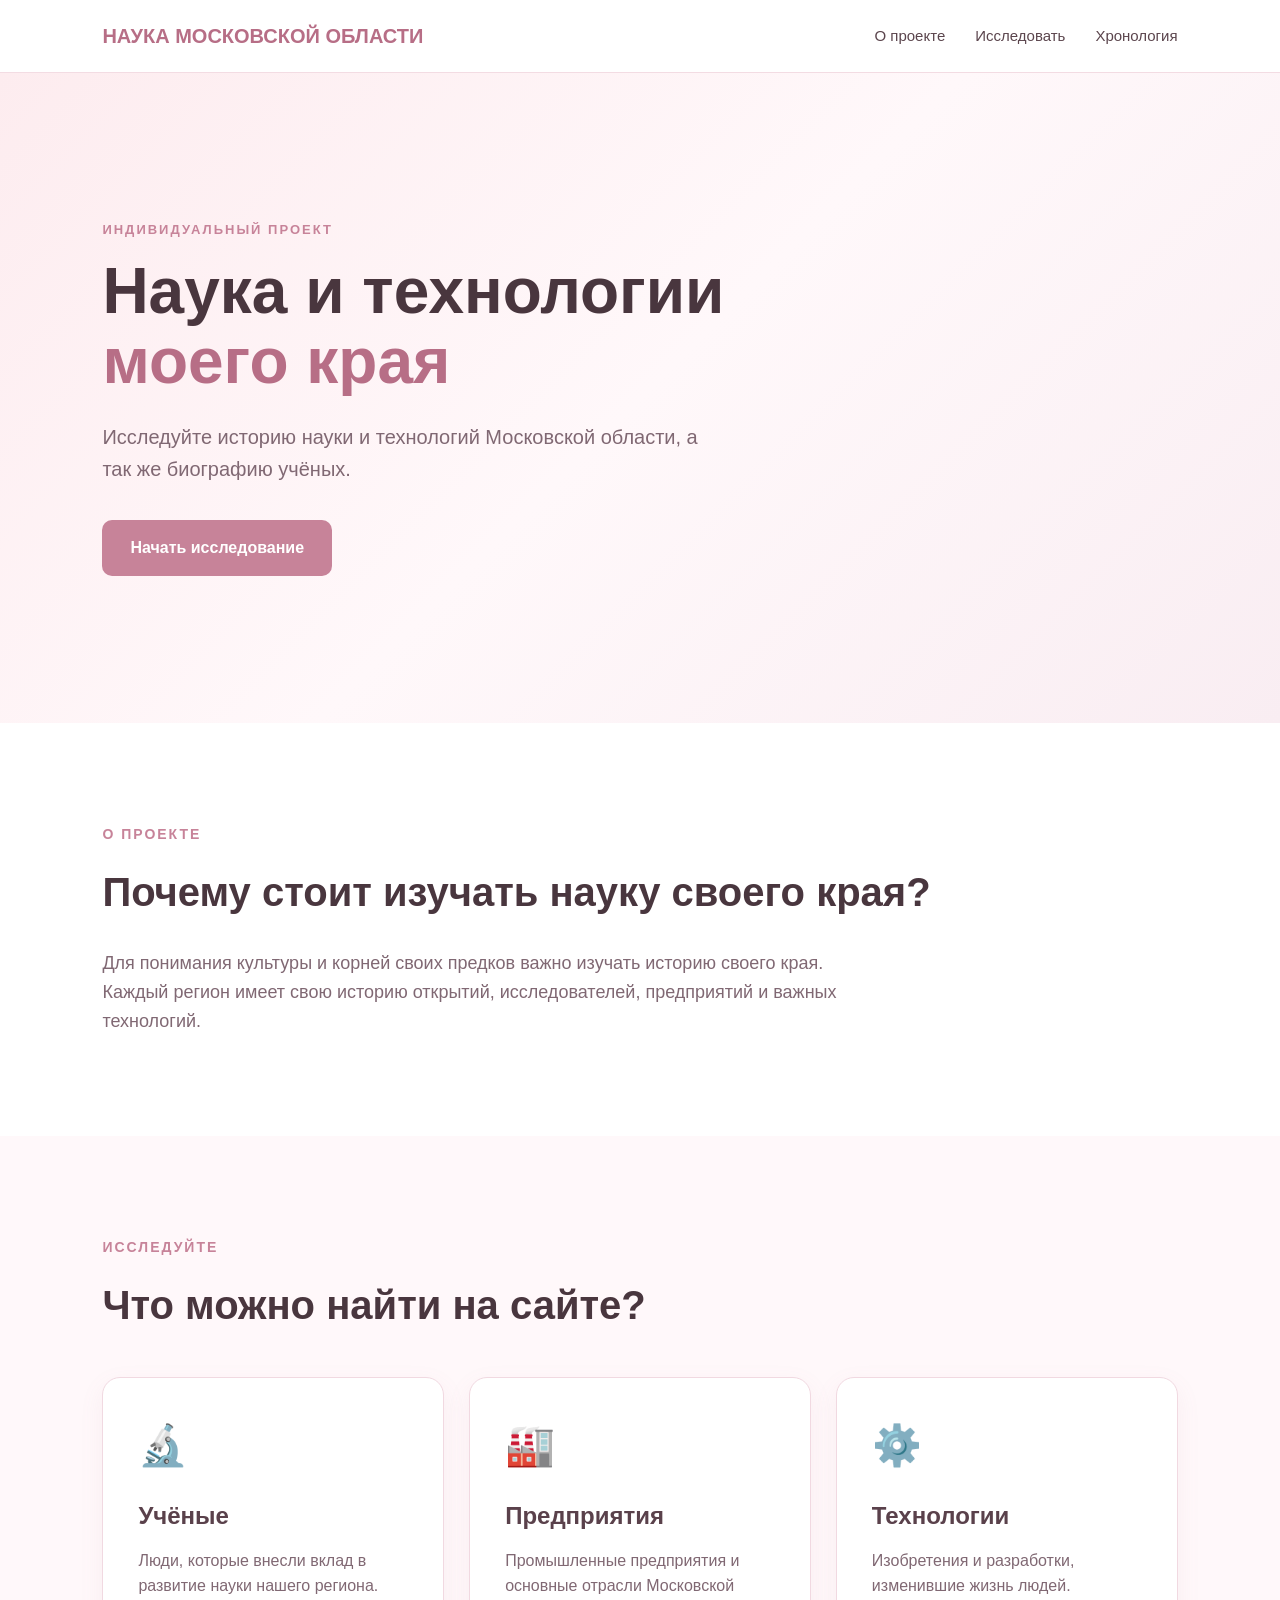
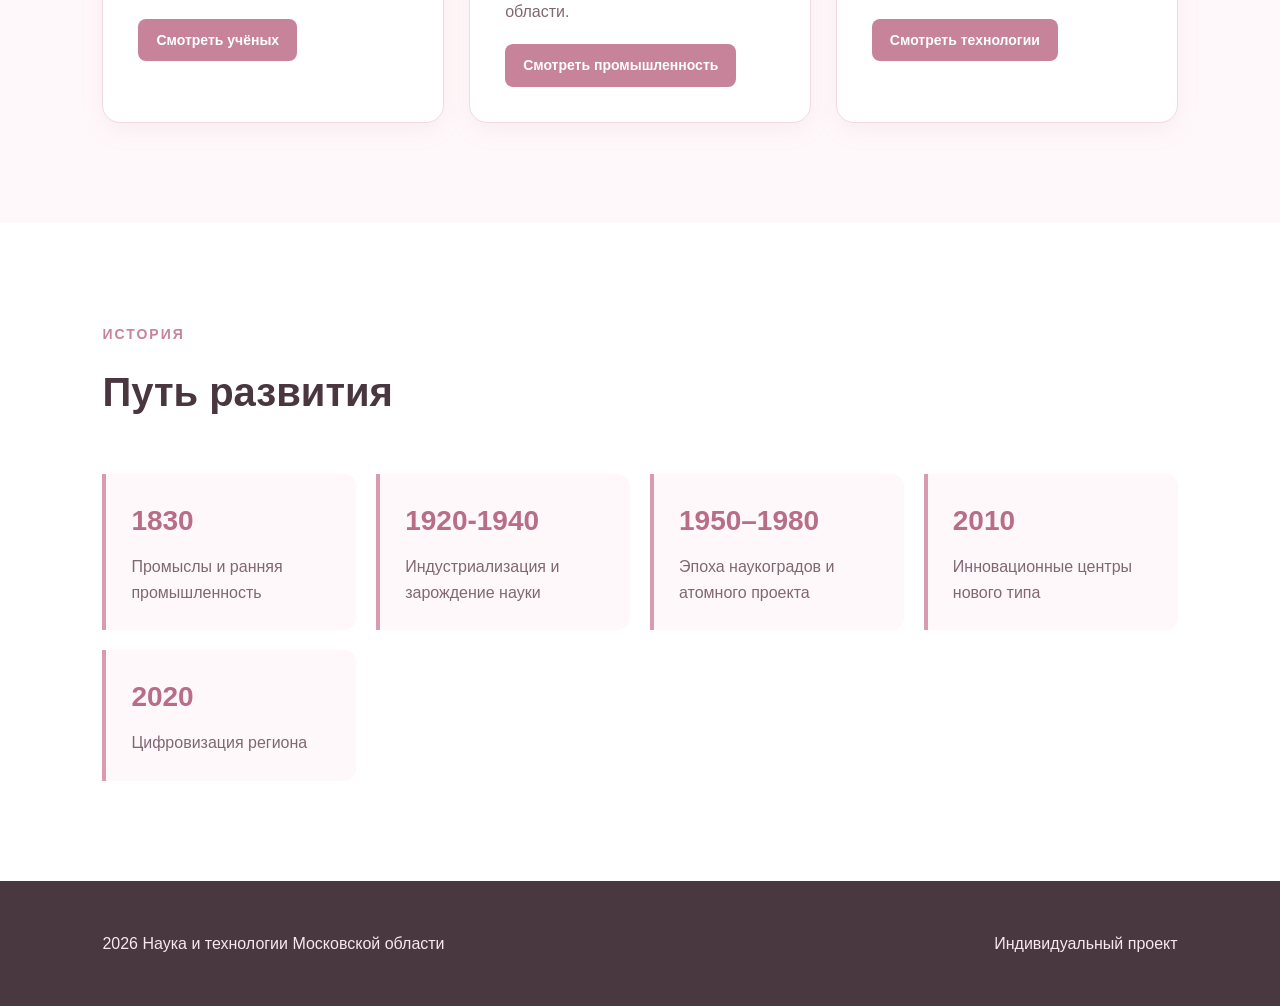
<file: index.html>
<!DOCTYPE html>
<html lang="ru">

<head>
    <meta charset="UTF-8">
    <meta name="viewport" content="width=device-width, initial-scale=1.0">

    <title>Наука и технологии Московской области</title>

    <link rel="stylesheet" href="css/style.css">
</head>

<body>

    <header>
        <div class="logo">НАУКА МОСКОВСКОЙ ОБЛАСТИ</div>

        <nav>
            <a href="#about">О проекте</a>
            <a href="#discover">Исследовать</a>
            <a href="#timeline">Хронология</a>
        </nav>
    </header>
    <main>

        <section class="hero">
            <div class="hero-text">
                <p class="small-title">ИНДИВИДУАЛЬНЫЙ ПРОЕКТ</p>

                <h1>
                    Наука и технологии
                    <span>моего края</span>
                </h1>
                <p class="description">
                    Исследуйте историю науки и технологий Московской области,
                    а так же биографию учёных.
                </p>
                <a class="button" href="#discover">
                    Начать исследование
                </a>
            </div>
        </section>


        <section id="about" class="about">
            <p class="section-label">О ПРОЕКТЕ</p>
            <h2>Почему стоит изучать науку своего края?</h2>
            <p>
                Для понимания культуры и корней своих предков
                важно изучать историю своего края. Каждый регион
                имеет свою историю открытий, исследователей,
                предприятий и важных технологий.
            </p>

        </section>


        <section id="discover" class="discover">

            <p class="section-label">ИССЛЕДУЙТЕ</p>

            <h2>Что можно найти на сайте?</h2>

            <div class="cards">

                <div class="card">
                    <div class="card-icon">🔬</div>
                    <h3>Учёные</h3>
                    <p>
                          Люди, которые внесли вклад
                         в развитие науки нашего региона.
                    </p>

                    <a class="card-button" href="scientists.html">
                        Смотреть учёных
                    </a>
                </div>
                <div class="card">
                     <div class="card-icon">🏭</div>

                    <h3>Предприятия</h3>

                     <p>
                          Промышленные предприятия
                          и основные отрасли Московской области.
                      </p>
                     <a class="card-button" href="industry.html">
                          Смотреть промышленность
                    </a>
                </div>

                <div class="card">
                    <div class="card-icon">⚙️</div>
                    <h3>Технологии</h3>
                    <p>
                        Изобретения и разработки,
                        изменившие жизнь людей.
                    </p>
                    <a class="card-button" href="technology.html">
                        Смотреть технологии
                    </a>
                </div>
            </div>
        </section>

        <section id="timeline" class="timeline">

            <p class="section-label">ИСТОРИЯ</p>

            <h2>Путь развития</h2>

            <div class="timeline-line">

                <div class="year">
                    <strong>1830</strong>
                    <p>Промыслы и ранняя промышленность</p>
                </div>

                <div class="year">
                    <strong>1920-1940</strong>
                    <p>Индустриализация и зарождение науки</p>
                </div>

                <div class="year">
                    <strong>1950–1980</strong>
                    <p>Эпоха наукоградов и атомного проекта</p>
                </div>

                <div class="year">
                    <strong>2010</strong>
                    <p>Инновационные центры нового типа</p>
                </div>  

                <div class="year">
                    <strong>2020</strong>
                    <p>Цифровизация региона</p>
                </div>

            </div>

        </section>

    </main>


    <footer>
        <p>2026 Наука и технологии Московской области</p>
        <p>Индивидуальный проект</p>
    </footer>

</body>

</html>
</file>
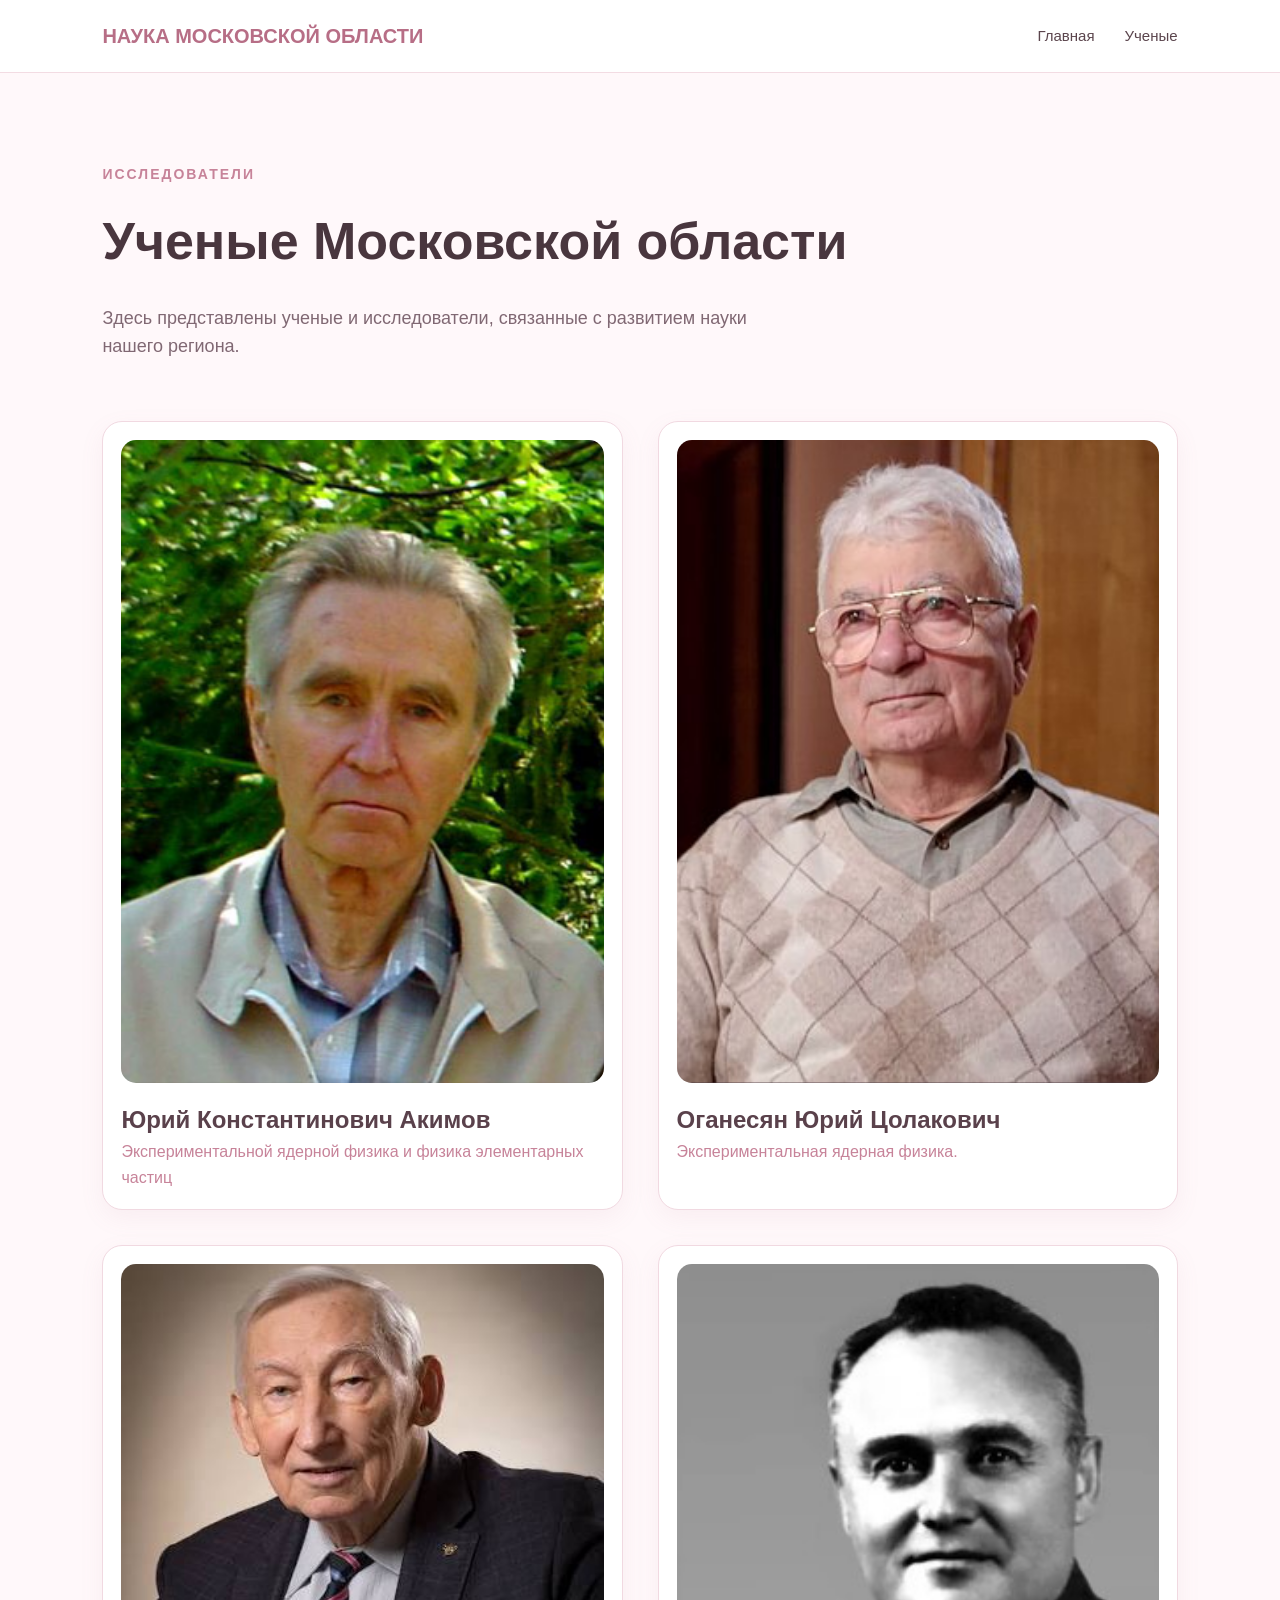
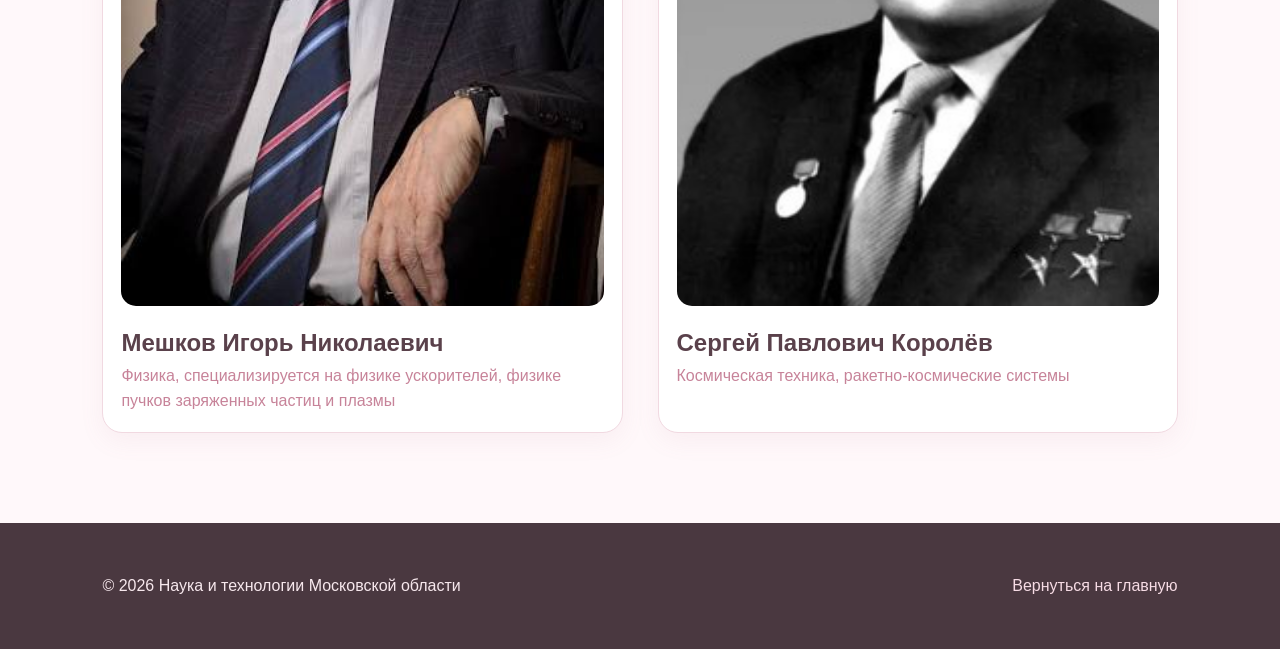
<file: scientists.html>
<!DOCTYPE html>
<html lang="ru">

<head>
    <meta charset="UTF-8">
    <meta name="viewport" content="width=device-width, initial-scale=1.0">

    <title>Ученые | Наука и технологии Московской области</title>

    <link rel="stylesheet" href="css/style.css">
</head>

<body>

    <header>

        <div class="logo">НАУКА МОСКОВСКОЙ ОБЛАСТИ</div>

        <nav>
            <a href="index.html">Главная</a>
            <a href="scientists.html">Ученые</a>
        </nav>

    </header>


    <main>

        <section class="scientists-page">

            <p class="section-label">ИССЛЕДОВАТЕЛИ</p>

            <h1>Ученые Московской области</h1>

            <p class="page-description">
                Здесь представлены ученые и исследователи,
                связанные с развитием науки нашего региона.
            </p>


            <div class="scientists-grid">


                <!-- УЧЕНЫЙ 1 -->
                <div class="scientist-card">
                    <div class="scientist-photo">
                        <img src="images/scientist1.jpg" alt="Учёный 1">
                        <div class="scientist-info">
                             <h2> (1930 — 2016) </h2>

                            <p>
                                Сразу после окончания МИФИ в 1953 году он приехал работать в Дубну
                                В Дубне он стал доктором физико-математических наук,
                             получил звание «Почетный сотрудник ОИЯИ».
                                За проведенные исследования процессов ядерной физики 
                                он был удостоен Государственной премии СССР
                            </p>
                        </div>
                    </div>
                    <h3>Юрий Константинович Акимов</h3>
                    <p>Экспериментальной ядерной физика и
                     физика элементарных частиц</p>

                </div>


                <!-- УЧЁНЫЙ 2 -->

                <div class="scientist-card">

                    <div class="scientist-photo">
                        <img src="images/scientist2.jpg" alt="Учёный 2">

                        <div class="scientist-info">
                            <h2></h2>

                            <p>
                                Специалист в области экспериментальной ядерной физики, академик РАН (2003),
                                 научный руководитель Лаборатории ядерных реакций им. Г. Н. Флёрова
                                 в Объединённом институте ядерных исследований в Дубне, 
                                заведующий кафедрой ядерной физики университета «Дубна».
                            </p>
                        </div>
                    </div>

                    <h3>Оганесян Юрий Цолакович</h3>
                    <p>Экспериментальная ядерная физика.</p>

                </div>


                <!-- УЧЁНЫЙ 3 -->

                <div class="scientist-card">

                    <div class="scientist-photo">
                        <img src="images/scientist3.jpg" alt="Учёный 3">

                        <div class="scientist-info">
                            <h2></h2>

                            <p>
                               С 1993 года и по настоящее время он работает в ОИЯИ, где внес фундаментальный вклад в меганауку.
                               За свои научные и организационные заслуги ученый удостоен почетного звания 
                               «Заслуженный деятель науки и техники Московской области».
                            </p>
                        </div>
                    </div>

                    <h3>Мешков Игорь Николаевич</h3>
                    <p>Физика, специализируется на физике ускорителей, физике пучков заряженных частиц и плазмы</p>

                </div>


                <!-- УЧЁНЫЙ 4 -->

                <div class="scientist-card">

                    <div class="scientist-photo">
                        <img src="images/scientist4.jpg" alt="Учёный 4">

                        <div class="scientist-info">
                            <h2>( 1906 — 1966 )</h2>

                            <p>
                                Сергея Павловича Королёва с Московской областью носит фундаментальный характер: здесь располагались главные предприятия его жизни, 
                                формировался фундамент советской космонавтики, 
                                а один из крупнейших городов региона сегодня носит его имя
                            </p>
                        </div>
                    </div>

                    <h3>Сергей Павлович Королёв</h3>
                    <p>Космическая техника, ракетно-космические системы</p>

                </div>


            </div>

        </section>

    </main>


    <footer>

        <p>© 2026 Наука и технологии Московской области</p>

        <p>
            <a href="index.html">Вернуться на главную</a>
        </p>

    </footer>

</body>
</file>
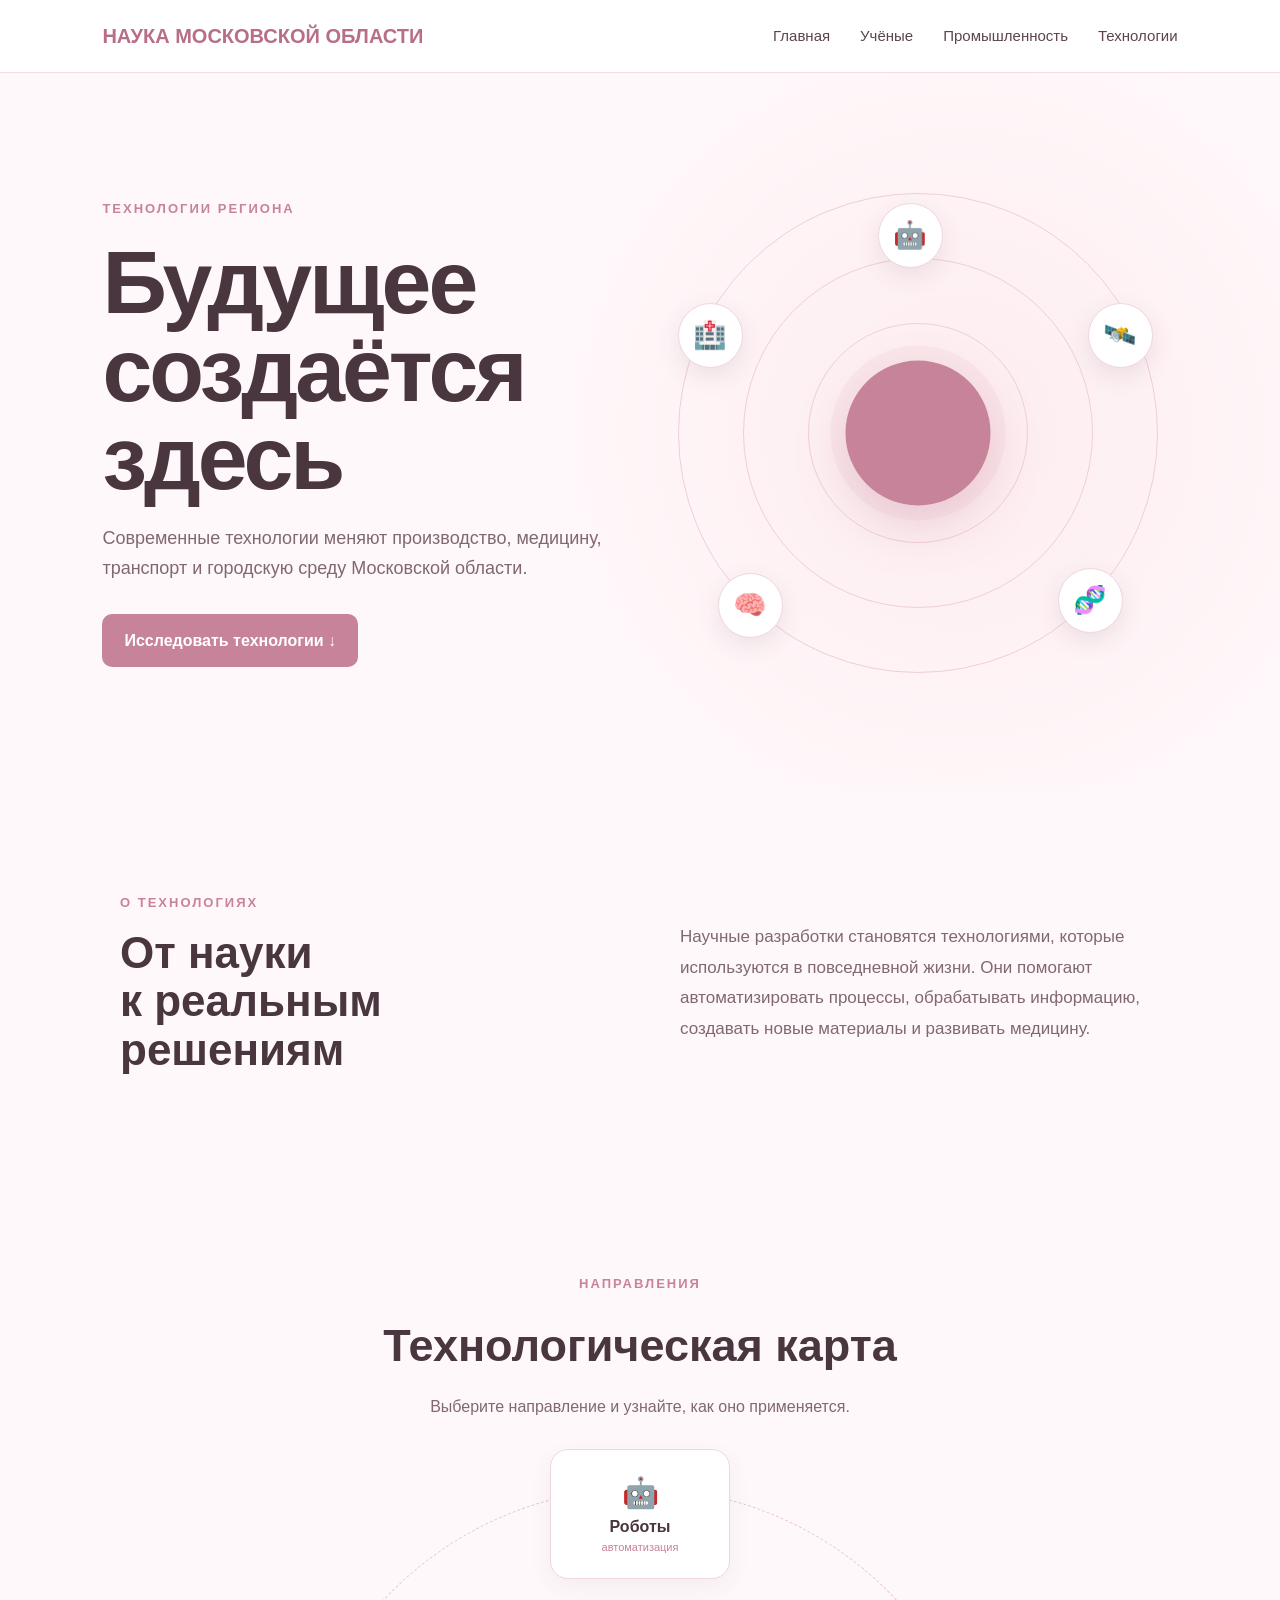
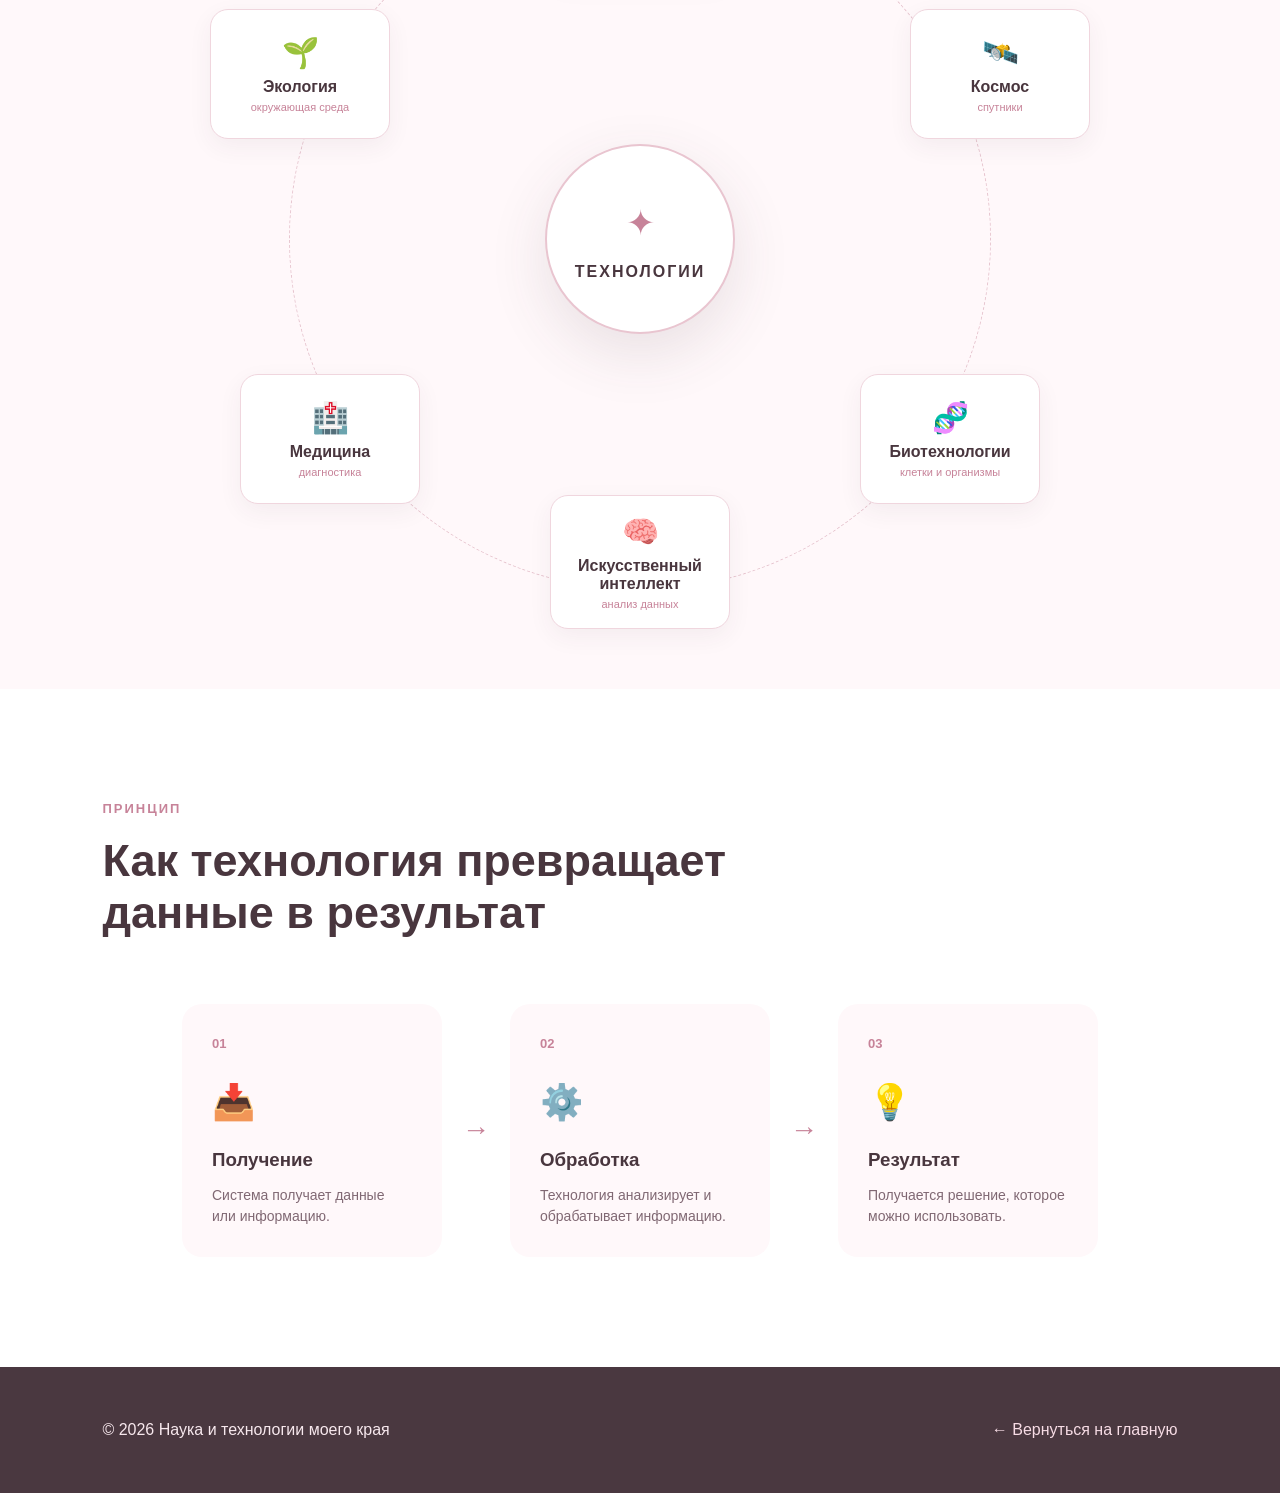
<file: technology.html>
<!DOCTYPE html>

<html lang="ru">

<head>

<meta charset="UTF-8">

<meta name="viewport" content="width=device-width, initial-scale=1.0">

<title>Технологии Московской области</title>

<link rel="stylesheet" href="css/style.css">

</head>

<body>
<!-- ШАПКА -->

<header>

    <div class="logo">
        НАУКА МОСКОВСКОЙ ОБЛАСТИ
    </div>

    <nav>

        <a href="index.html">
            Главная
        </a>

        <a href="scientists.html">
            Учёные
        </a>

        <a href="industry.html">
            Промышленность
        </a>

        <a href="technology.html">
            Технологии
        </a>

    </nav>

</header>


<!-- ГЛАВНЫЙ ЭКРАН -->

<main class="technology-page">

    <section class="technology-hero">

        <div class="technology-hero-text">

            <p class="small-title">
                ТЕХНОЛОГИИ РЕГИОНА
            </p>

            <h1>
                Будущее
                <br>
                создаётся
                <br>
                здесь
            </h1>

            <p>
                Современные технологии меняют производство,
                медицину, транспорт и городскую среду
                Московской области.
            </p>

            <a href="#technology-map" class="technology-scroll-button">
                Исследовать технологии ↓
            </a>

        </div>


        <!-- АБСТРАКТНАЯ СХЕМА -->

        <div class="technology-visual">

            <div class="tech-orbit orbit-one"></div>

            <div class="tech-orbit orbit-two"></div>

            <div class="tech-orbit orbit-three"></div>

            <div class="tech-core">
            </div>

            <div class="tech-point point-one">
                🤖
            </div>

            <div class="tech-point point-two">
                🛰️
            </div>

            <div class="tech-point point-three">
                🧬
            </div>

            <div class="tech-point point-four">
                🧠
            </div>

            <div class="tech-point point-five">
                🏥
            </div>
        </div>
    </section>

    <!-- ВВОДНЫЙ БЛОК -->
    <section class="technology-introduction">

        <div>

            <p class="small-title">
                О ТЕХНОЛОГИЯХ
            </p>

            <h2>
                От науки
                <br>
                к реальным решениям
            </h2>

        </div>

        <p>

            Научные разработки становятся технологиями,
            которые используются в повседневной жизни.
            Они помогают автоматизировать процессы,
            обрабатывать информацию, создавать новые
            материалы и развивать медицину.

        </p>

    </section>


    <!-- КАРТА ТЕХНОЛОГИЙ -->

    <section
        class="technology-map"
        id="technology-map"
    >

        <div class="technology-map-heading">

            <p class="small-title">
                НАПРАВЛЕНИЯ
            </p>

            <h2>
                Технологическая карта
            </h2>

            <p>
                Выберите направление и узнайте,
                как оно применяется.
            </p>

        </div>


        <div class="technology-map-container">


            <!-- ЦЕНТР -->

            <div class="technology-map-center">
                <span>
                    ✦
                </span>
                <strong>
                    ТЕХНОЛОГИИ
                </strong>
            </div>


            <!-- РОБОТЫ -->

            <button
                class="tech-map-item tech-item-one"
                onclick="showTechnology(

                    'Робототехника',

                    '🤖',

                    'Роботы помогают выполнять точные, повторяющиеся и сложные операции. Они используются в промышленности, логистике и других сферах.',

                    'АВТОМАТИЗАЦИЯ',

                    'Процессы выполняются быстрее и с высокой точностью.'

                )"
            >

                <span>🤖</span>

                <strong>
                    Роботы
                </strong>

                <small>
                    автоматизация
                </small>

            </button>


            <!-- КОСМОС -->

            <button
                class="tech-map-item tech-item-two"
                onclick="showTechnology(

                    'Космические технологии',

                    '🛰️',

                    'Космические технологии позволяют наблюдать за Землёй, получать данные о поверхности планеты и развивать связь и навигацию.',

                    'НАБЛЮДЕНИЕ',

                    'Спутники помогают получать информацию о нашей планете.'

                )"
            >

                <span>🛰️</span>

                <strong>
                    Космос
                </strong>

                <small>
                    спутники
                </small>

            </button>


            <!-- БИОТЕХНОЛОГИИ -->

            <button
                class="tech-map-item tech-item-three"
                onclick="showTechnology(

                    'Биотехнологии',

                    '🧬',

                    'Биотехнологии используют свойства живых организмов и клеток для создания полезных продуктов и развития медицины.',

                    'БИОЛОГИЯ',

                    'Биологические процессы используются для решения практических задач.'

                )"
            >

                <span>🧬</span>

                <strong>
                    Биотехнологии
                </strong>

                <small>
                    клетки и организмы
                </small>

            </button>


            <!-- ИИ -->

            <button
                class="tech-map-item tech-item-four"
                onclick="showTechnology(

                    'Искусственный интеллект',

                    '🧠',

                    'Искусственный интеллект позволяет компьютерам анализировать большие объёмы информации, находить закономерности и помогать человеку принимать решения.',

                    'АНАЛИЗ ДАННЫХ',

                    'Компьютер обрабатывает информацию и находит закономерности.'

                )"
            >

                <span>🧠</span>

                <strong>
                    Искусственный интеллект
                </strong>

                <small>
                    анализ данных
                </small>

            </button>


            <!-- МЕДИЦИНА -->

            <button
                class="tech-map-item tech-item-five"
                onclick="showTechnology(

                    'Медицинские технологии',

                    '🏥',

                    'Современные технологии помогают врачам проводить диагностику, исследовать заболевания и создавать новое медицинское оборудование.',

                    'МЕДИЦИНА',

                    'Технологии помогают быстрее получать информацию о состоянии организма.'

                )"
            >

                <span>🏥</span>

                <strong>
                    Медицина
                </strong>

                <small>
                    диагностика
                </small>

            </button>


            <!-- ЭКОЛОГИЯ -->

            <button
                class="tech-map-item tech-item-six"
                onclick="showTechnology(

                    'Экологические технологии',

                    '🌱',

                    'Экологические технологии помогают уменьшать воздействие человека на окружающую среду, перерабатывать отходы и контролировать состояние природы.',

                    'ЭКОЛОГИЯ',

                    'Технологии помогают рационально использовать ресурсы и снижать количество отходов.'

                )"
            >

                <span>🌱</span>

                <strong>
                    Экология
                </strong>

                <small>
                    окружающая среда
                </small>

            </button>


        </div>

    </section>


    <!-- КАК ЭТО РАБОТАЕТ -->

    <section class="how-technology-works">

        <div class="how-title">

            <p class="small-title">
                ПРИНЦИП
            </p>

            <h2>
                Как технология
                превращает данные в результат
            </h2>

        </div>


        <div class="technology-process">

            <div class="process-step">

                <div class="process-number">
                    01
                </div>

                <div class="process-icon">
                    📥
                </div>

                <h3>
                    Получение
                </h3>

                <p>
                    Система получает данные
                    или информацию.
                </p>

            </div>


            <div class="process-line">
                →
            </div>


            <div class="process-step">

                <div class="process-number">
                    02
                </div>

                <div class="process-icon">
                    ⚙️
                </div>

                <h3>
                    Обработка
                </h3>

                <p>
                    Технология анализирует
                    и обрабатывает информацию.
                </p>

            </div>


            <div class="process-line">
                →
            </div>


            <div class="process-step">

                <div class="process-number">
                    03
                </div>

                <div class="process-icon">
                    💡
                </div>

                <h3>
                    Результат
                </h3>

                <p>
                    Получается решение,
                    которое можно использовать.
                </p>

            </div>

        </div>
    </section>
</main>


<!-- ВСПЛЫВАЮЩАЯ ИНФОРМАЦИЯ -->

<div
    class="technology-info-modal"
    id="technologyInfoModal"
>

    <div class="technology-info-content">

        <button
            class="technology-info-close"
            onclick="closeTechnology()"
        >
            ×
        </button>


        <div class="technology-info-icon" id="infoIcon">
            🤖
        </div>


        <p class="small-title">
            ТЕХНОЛОГИЧЕСКОЕ НАПРАВЛЕНИЕ
        </p>


        <h2 id="infoTitle">
            Робототехника
        </h2>


        <p
            class="technology-info-description"
            id="infoDescription"
        >
        </p>


        <div class="technology-result">

            <div class="result-label">
                НАПРАВЛЕНИЕ
            </div>

            <strong id="infoDirection">
            </strong>

        </div>


        <div class="technology-result">

            <div class="result-label">
                РЕЗУЛЬТАТ
            </div>

            <strong id="infoResult">
            </strong>

        </div>


    </div>

</div>
<!-- JAVASCRIPT -->
<script>

    function showTechnology(
        title,
        icon,
        description,
        direction,
        result
    ) {

        document.getElementById(
            "infoTitle"
        ).textContent = title;


        document.getElementById(
            "infoIcon"
        ).textContent = icon;


        document.getElementById(
            "infoDescription"
        ).textContent = description;


        document.getElementById(
            "infoDirection"
        ).textContent = direction;


        document.getElementById(
            "infoResult"
        ).textContent = result;


        document.getElementById(
            "technologyInfoModal"
        ).classList.add("active");

    }


    function closeTechnology() {

        document.getElementById(
            "technologyInfoModal"
        ).classList.remove("active");

    }


    document.getElementById(
        "technologyInfoModal"
    ).addEventListener(
        "click",
        function(event) {

            if (
                event.target === this
            ) {

                closeTechnology();

            }

        }
    );


</script>
<footer>

    <p>
        © 2026 Наука и технологии моего края
    </p>

    <a href="index.html">
        ← Вернуться на главную
    </a>

</footer>

</body>

</html>
</file>
<file: css/style.css>
* {
    margin: 0;
    padding: 0;
    box-sizing: border-box;
}

html {
    scroll-behavior: smooth;
}

body {
    font-family: Arial, sans-serif;
    background-color: #fff8fa;
    color: #4a3840;
    line-height: 1.6;
}


/* ШАПКА */

header {
    width: 100%;
    padding: 20px 8%;
    background-color: #fff;
    
    display: flex;
    justify-content: space-between;
    align-items: center;

    border-bottom: 1px solid #f3dce3;
}

.logo {
    font-size: 20px;
    font-weight: bold;
    color: #b76e86;
}

nav {
    display: flex;
    gap: 30px;
}

nav a {
    color: #5b454d;
    text-decoration: none;
    font-size: 15px;
}

nav a:hover {
    color: #c78399;
}


/* ПЕРВЫЙ ЭКРАН */

.hero {
    min-height: 650px;
    padding: 100px 8%;

    display: flex;
    align-items: center;

    background: linear-gradient(
        135deg,
        #fdecef,
        #fff8fa,
        #f9edf2
    );
}

.hero-text {
    max-width: 750px;
}

.small-title,
.section-label {
    color: #c78399;
    font-size: 14px;
    font-weight: bold;
    letter-spacing: 2px;
    margin-bottom: 15px;
}

.hero h1 {
    font-size: 64px;
    line-height: 1.1;
    margin-bottom: 25px;
    color: #49363e;
}

.hero h1 span {
    color: #b76e86;
}

.description {
    max-width: 600px;
    font-size: 20px;
    color: #806873;
    margin-bottom: 35px;
}


/* КНОПКА */

.button {
    display: inline-block;

    padding: 15px 28px;

    background-color: #c78399;
    color: white;

    text-decoration: none;

    border-radius: 10px;

    font-weight: bold;

    transition: 0.3s;
}

.button:hover {
    background-color: #b76e86;
    transform: translateY(-2px);
}


/* ОБЩИЕ СЕКЦИИ */

.about,
.discover,
.timeline {
    padding: 100px 8%;
}

.about {
    background-color: #fff;
}

.about h2,
.discover h2,
.timeline h2 {
    font-size: 40px;
    margin-bottom: 25px;
    color: #49363e;
}

.about > p:last-child {
    max-width: 750px;
    color: #806873;
    font-size: 18px;
}


/* КАРТОЧКИ */

.discover {
    background-color: #fff8fa;
}

.cards {
    display: grid;
    grid-template-columns: repeat(3, 1fr);
    gap: 25px;
    margin-top: 40px;
}

.card {
    background-color: #fff;

    padding: 35px;

    border-radius: 18px;

    border: 1px solid #f1d9e1;

    box-shadow: 0 8px 25px rgba(183, 110, 134, 0.08);

    transition: 0.3s;
}

.card:hover {
    transform: translateY(-7px);

    box-shadow: 0 12px 30px rgba(183, 110, 134, 0.15);
}

.card-icon {
    font-size: 40px;
    margin-bottom: 20px;
}

.card h3 {
    font-size: 24px;
    margin-bottom: 12px;
    color: #5a414b;
}

.card p {
    color: #806873;
}


/* ХРОНОЛОГИЯ */

.timeline {
    background-color: #fff;
}

.timeline-line {
    display: grid;
    grid-template-columns: repeat(4, 1fr);
    gap: 20px;

    margin-top: 50px;
}

.year {
    padding: 25px;

    border-left: 4px solid #d99caf;

    background-color: #fff8fa;

    border-radius: 0 12px 12px 0;
}

.year strong {
    font-size: 28px;
    color: #b76e86;
}

.year p {
    margin-top: 10px;
    color: #806873;
}


/* ПОДВАЛ */

footer {
    padding: 50px 8%;

    background-color: #4a3840;
    color: #f7e8ed;

    display: flex;
    justify-content: space-between;
}


/* ТЕЛЕФОН */

@media (max-width: 800px) {

    header {
        flex-direction: column;
        gap: 20px;
    }

    nav {
        flex-wrap: wrap;
        justify-content: center;
    }

    .hero h1 {
        font-size: 44px;
    }

    .cards {
        grid-template-columns: 1fr;
    }

    .timeline-line {
        grid-template-columns: 1fr;
    }

    footer {
        flex-direction: column;
        gap: 10px;
    }
}/* КНОПКА НА КАРТОЧКЕ */

.card-button {
    display: inline-block;
    margin-top: 20px;

    padding: 10px 18px;

    background-color: #c78399;
    color: white;

    text-decoration: none;

    border-radius: 8px;

    font-size: 14px;
    font-weight: bold;

    transition: 0.3s;
}
.card-button:hover {
    background-color: #b76e86;
}
/* СТРАНИЦА УЧЁНЫХ */
.scientists-page {
    padding: 90px 8%;
    background-color: #fff8fa;
    min-height: 80vh;
}

.scientists-page h1 {
    font-size: 52px;
    color: #49363e;
    margin-bottom: 20px;
}

.page-description {
    max-width: 650px;
    color: #806873;
    font-size: 18px;
    margin-bottom: 60px;
}


/* СЕТКА УЧЁНЫХ */

.scientists-grid {
    display: grid;
    grid-template-columns: repeat(2, 1fr);
    gap: 35px;
}
/* КАРТОЧКА УЧЁНОГО */
.scientist-card {
    background-color: white;

    padding: 18px;

    border-radius: 20px;

    border: 1px solid #f1d9e1;

    box-shadow: 0 8px 25px rgba(183, 110, 134, 0.08);
}

.scientist-card h3 {
    margin-top: 18px;
    font-size: 24px;
    color: #5a414b;
}

.scientist-card > p {
    color: #c78399;
}


/* ФОТО */

.scientist-photo {
    position: relative;

    width: 100%;
    aspect-ratio: 3 / 4;

    overflow: hidden;

    border-radius: 15px;
}

.scientist-photo img {
    width: 100%;
    height: 100%;

    object-fit: cover;

    display: block;

    transition: 0.4s;
}


/* ИНФОРМАЦИЯ, КОТОРАЯ ПОЯВЛЯЕТСЯ ПРИ НАВЕДЕНИИ */

.scientist-info {
    position: absolute;

    left: 0;
    bottom: 0;

    width: 100%;

    padding: 30px;

    background: rgba(74, 56, 64, 0.92);

    color: white;

    transform: translateY(100%);

    transition: 0.4s;
}

.scientist-info h2 {
    margin-bottom: 10px;
}

.scientist-info p {
    color: #f8e9ee;
}


/* МЫШКУ НА ФОТО */

.scientist-photo:hover img {
    transform: scale(1.05);
}

.scientist-photo:hover .scientist-info {
    transform: translateY(0);
}


/* ССЫЛКА В ПОДВАЛЕ */

footer a {
    color: #f7dce5;
    text-decoration: none;
}


/* ТЕЛЕФОН */

@media (max-width: 800px) {

    .scientists-grid {
        grid-template-columns: 1fr;
    }

    .scientists-page h1 {
        font-size: 40px;
    }

    .scientist-photo {
        height: 350px;
    }
}/* =========================================
   ПРОМЫШЛЕННОСТЬ МОСКОВСКОЙ ОБЛАСТИ
   ========================================= */

.industry-page {
    padding: 90px 8%;
    background: #fff8fa;
    min-height: 80vh;
}


/* ВСТУПЛЕНИЕ */

.industry-intro {
    max-width: 850px;
    margin-bottom: 60px;
}

.small-title {
    color: #c78399;
    font-size: 13px;
    font-weight: bold;
    letter-spacing: 2px;
    margin-bottom: 15px;
}

.industry-intro h1 {
    font-size: 58px;
    line-height: 1.05;
    color: #49363e;
    margin-bottom: 25px;
}

.industry-lead {
    max-width: 700px;
    color: #806873;
    font-size: 20px;
    line-height: 1.6;
}


/* ФАКТЫ */

.industry-facts {
    display: grid;
    grid-template-columns: repeat(3, 1fr);
    gap: 20px;
    margin-bottom: 100px;
}

.industry-fact {
    display: flex;
    gap: 18px;
    align-items: flex-start;

    padding: 25px;

    background: white;
    border: 1px solid #f1d9e1;
    border-radius: 18px;

    box-shadow: 0 8px 25px rgba(183, 110, 134, 0.07);
}

.industry-fact > span {
    font-size: 32px;
}

.industry-fact strong {
    color: #5a414b;
    font-size: 18px;
}

.industry-fact p {
    margin-top: 8px;
    color: #806873;
    line-height: 1.5;
    font-size: 14px;
}


/* ЗАГОЛОВОК РАЗДЕЛА */

.industry-section {
    margin-bottom: 80px;
}

.section-heading {
    margin-bottom: 40px;
}

.section-heading h2 {
    font-size: 38px;
    color: #49363e;
    margin-bottom: 10px;
}

.section-heading > p:last-child {
    color: #806873;
    font-size: 17px;
}


/* КАРТОЧКИ ОТРАСЛЕЙ */

.industry-categories {
    display: grid;
    grid-template-columns: repeat(2, 1fr);
    gap: 22px;
}

.industry-category {
    display: flex;
    gap: 22px;

    padding: 28px;

    background: white;
    border: 1px solid #f1d9e1;
    border-radius: 20px;

    transition: 0.3s;

    box-shadow: 0 8px 25px rgba(183, 110, 134, 0.06);
}

.industry-category:hover {
    transform: translateY(-5px);
    box-shadow: 0 15px 35px rgba(183, 110, 134, 0.13);
    border-color: #e6b9c7;
}


/* ИКОНКА */

.category-icon {
    min-width: 65px;
    height: 65px;

    display: flex;
    align-items: center;
    justify-content: center;

    background: #fdecef;
    border-radius: 17px;

    font-size: 31px;
}


/* ТЕКСТ */

.category-content h3 {
    color: #5a414b;
    font-size: 22px;
    margin-bottom: 8px;
}

.category-content > p {
    color: #806873;
    line-height: 1.5;
    font-size: 15px;
}


/* ДОПОЛНИТЕЛЬНЫЙ ТЕКСТ */

.category-more {
    max-height: 0;
    overflow: hidden;

    opacity: 0;

    margin-top: 0;

    color: #806873;
    font-size: 14px;
    line-height: 1.5;

    transition: 0.4s;
}

.industry-category:hover .category-more {
    max-height: 120px;
    opacity: 1;
    margin-top: 15px;
}


/* ЗАКЛЮЧЕНИЕ */

.industry-conclusion {
    display: flex;
    align-items: flex-start;
    gap: 30px;

    padding: 40px;

    background: #fdecef;
    border-radius: 25px;

    margin-top: 40px;
}

.conclusion-icon {
    font-size: 55px;
}

.industry-conclusion h2 {
    color: #49363e;
    font-size: 32px;
    margin-bottom: 15px;
}

.industry-conclusion p:last-child {
    color: #806873;
    line-height: 1.7;
    max-width: 750px;
}


/* ТЕЛЕФОН */

@media (max-width: 800px) {

    .industry-page {
        padding: 60px 6%;
    }

    .industry-intro h1 {
        font-size: 42px;
    }

    .industry-lead {
        font-size: 17px;
    }

    .industry-facts {
        grid-template-columns: 1fr;
        margin-bottom: 70px;
    }

    .industry-categories {
        grid-template-columns: 1fr;
    }

    .section-heading h2 {
        font-size: 31px;
    }

    .industry-conclusion {
        flex-direction: column;
        padding: 30px;
    }

    .industry-conclusion h2 {
        font-size: 26px;
    }
}/* =========================================
   КЛИКАБЕЛЬНЫЕ ОТРАСЛИ
   ========================================= */

.industry-clickable {
    cursor: pointer;
}

.click-hint {
    display: inline-block;

    margin-top: 15px;

    color: #c78399;

    font-size: 13px;

    font-weight: bold;

    opacity: 0.8;
}


/* =========================================
   ВСПЛЫВАЮЩЕЕ ОКНО
   ========================================= */

.industry-modal {

    position: fixed;

    inset: 0;

    display: flex;

    align-items: center;

    justify-content: center;

    padding: 30px;

    background: rgba(74, 56, 64, 0.65);

    opacity: 0;

    visibility: hidden;

    transition: 0.3s;

    z-index: 1000;

}


.industry-modal.active {

    opacity: 1;

    visibility: visible;

}



/* САМО ОКНО */

.industry-modal-content {

    position: relative;

    width: min(900px, 100%);

    display: grid;

    grid-template-columns: 1fr 1fr;

    background: white;

    border-radius: 25px;

    overflow: hidden;

    box-shadow:
        0 20px 60px rgba(74, 56, 64, 0.3);

    transform: translateY(30px);

    transition: 0.3s;

}


.industry-modal.active
.industry-modal-content {

    transform: translateY(0);

}



/* ФОТО */

.industry-modal-content img {

    width: 100%;

    height: 100%;

    min-height: 450px;

    object-fit: cover;

    display: block;

}



/* ТЕКСТ */

.modal-text {

    padding: 50px 40px;

    display: flex;

    flex-direction: column;

    justify-content: center;

}


.modal-text h2 {

    font-size: 36px;

    line-height: 1.15;

    color: #49363e;

    margin-bottom: 25px;

}



/* ПРЕДПРИЯТИЕ И АДРЕС */

.modal-place {

    display: flex;

    gap: 15px;

    align-items: flex-start;

    margin-bottom: 20px;

    padding: 15px;

    background: #fff8fa;

    border-radius: 14px;

}


.modal-place > span {

    font-size: 24px;

}


.modal-place strong {

    display: block;

    color: #5a414b;

    font-size: 14px;

    margin-bottom: 5px;

}


.modal-place p {

    color: #806873;

    line-height: 1.4;

    margin: 0;

}



/* ОПИСАНИЕ */

.modal-description {

    margin-top: 5px;

}


.modal-description strong {

    display: block;

    color: #5a414b;

    margin-bottom: 8px;

}


.modal-description p {

    color: #806873;

    line-height: 1.6;

    font-size: 15px;

}



/* КРЕСТИК */

.modal-close {

    position: absolute;

    top: 15px;

    right: 15px;

    width: 42px;

    height: 42px;

    border: none;

    border-radius: 50%;

    background: rgba(255, 255, 255, 0.95);

    color: #5a414b;

    font-size: 28px;

    line-height: 1;

    cursor: pointer;

    z-index: 5;

    transition: 0.2s;

}


.modal-close:hover {

    background: #fdecef;

    transform: rotate(90deg);

}



/* =========================================
   ТЕЛЕФОН
   ========================================= */

@media (max-width: 700px) {

    .industry-modal {

        padding: 15px;

    }


    .industry-modal-content {

        grid-template-columns: 1fr;

        max-height: 92vh;

        overflow-y: auto;

    }


    .industry-modal-content img {

        height: 230px;

        min-height: 230px;

    }


    .modal-text {

        padding: 30px 25px;

    }


    .modal-text h2 {

        font-size: 28px;

    }
}
/* =========================================
НОВАЯ СТРАНИЦА ТЕХНОЛОГИЙ
========================================= */

.technology-page {
overflow: hidden;
}

/* =========================================
ГЛАВНЫЙ ЭКРАН
========================================= */

.technology-hero {
min-height: 720px;
padding: 80px 8%;
display: flex;
align-items: center;
justify-content: space-between;
gap: 50px;
background:
radial-gradient(
circle at 75% 50%,
#fdecef 0,
#fff8fa 42%,
#fff8fa 100%
);
}

.technology-hero-text {
width: 48%;
max-width: 600px;
}

.technology-hero-text h1 {
margin: 20px 0;
font-size: clamp(50px, 7vw, 90px);
line-height: 0.98;
letter-spacing: -3px;
color: #49363e;
}

.technology-hero-text > p:not(.small-title) {
max-width: 500px;
color: #806873;
font-size: 18px;
line-height: 1.7;
}

.technology-scroll-button {
display: inline-block;
margin-top: 30px;
padding: 14px 22px;
background: #c78399;
color: white;
text-decoration: none;
border-radius: 10px;
font-weight: bold;
transition: 0.3s;
}

.technology-scroll-button:hover {
background: #b76e86;
transform: translateY(-2px);
}

/* =========================================
КРУГОВАЯ СХЕМА
========================================= */

.technology-visual {
position: relative;
width: 520px;
height: 520px;
flex-shrink: 0;
}

.tech-orbit {
position: absolute;
border: 1px solid #efcfd9;
border-radius: 50%;
left: 50%;
top: 50%;
transform: translate(-50%, -50%);
}

.orbit-one {
width: 220px;
height: 220px;
}

.orbit-two {
width: 350px;
height: 350px;
}

.orbit-three {
width: 480px;
height: 480px;
} 

.tech-core {
position: absolute;
left: 50%;
top: 50%;
transform: translate(-50%, -50%);
width: 145px;
height: 145px;
border-radius: 50%;
background: #c78399;
color: white;
display: flex;
flex-direction: column;
align-items: center;
justify-content: center;
box-shadow:
0 0 0 15px rgba(199, 131, 153, 0.08),
0 20px 50px rgba(183, 110, 134, 0.25);
z-index: 3;
}

.tech-core span {
font-size: 35px;
}

.tech-core strong {
margin-top: 5px;
font-size: 15px;
letter-spacing: 2px;
}

.tech-point {
position: absolute;
width: 65px;
height: 65px;
display: flex;
align-items: center;
justify-content: center;
background: white;
border: 1px solid #f0d6de;
border-radius: 50%;
font-size: 27px;
box-shadow: 0 8px 25px rgba(74, 56, 64, 0.1);
z-index: 4;
}

.point-one {
top: 30px;
left: 220px;
}

.point-two {
top: 130px;
right: 25px;
}

.point-three {
bottom: 60px;
right: 55px;
}

.point-four {
bottom: 55px;
left: 60px;
}

.point-five {
top: 130px;
left: 20px;
}

.point-six {
top: 400px;
left: 220px;
}
/* =========================================
ВВОДНЫЙ БЛОК
========================================= */

.technology-introduction {
max-width: 1100px;
margin: 0 auto;
padding: 100px 30px;
display: grid;
grid-template-columns: 1fr 1fr;
gap: 80px;
align-items: center;
}

.technology-introduction h2 {
margin-top: 12px;
font-size: 44px;
line-height: 1.1;
color: #49363e;
}

.technology-introduction > p {
color: #806873;
line-height: 1.8;
font-size: 17px;
}

/* =========================================
ТЕХНОЛОГИЧЕСКАЯ КАРТА
========================================= */

.technology-map {
padding: 100px 6%;
background: #fff8fa;
}

.technology-map-heading {
text-align: center;
margin-bottom: 70px;
}

.technology-map-heading h2 {
margin: 12px 0;
font-size: 45px;
color: #49363e;
}

.technology-map-heading > p:last-child {
color: #806873;
}

/* КОНТЕЙНЕР КАРТЫ */

.technology-map-container {
position: relative;
width: min(1000px, 100%);
height: 700px;
margin: 0 auto;
}

/* ЦЕНТР */

.technology-map-center {
position: absolute;
left: 50%;
top: 50%;
transform: translate(-50%, -50%);
width: 190px;
height: 190px;
border-radius: 50%;
background: white;
border: 2px solid #e9c5d0;
display: flex;
flex-direction: column;
align-items: center;
justify-content: center;
box-shadow:
0 20px 60px rgba(74, 56, 64, 0.12);
z-index: 3;
}

.technology-map-center span {
font-size: 35px;
color: #c78399;
}

.technology-map-center strong {
margin-top: 8px;
color: #49363e;
letter-spacing: 2px;
}

.technology-map-center small {
margin-top: 6px;
color: #806873;
font-size: 10px;
}

/* ЛИНИИ */

.technology-map-container::before {
content: "";
position: absolute;
left: 50%;
top: 50%;
width: 700px;
height: 700px;
transform: translate(-50%, -50%);
border: 1px dashed #e7c5cf;
border-radius: 50%;
}

/* =========================================
КНОПКИ
========================================= */

.tech-map-item {

    position: absolute;

    width: 180px;

    min-height: 130px;

    padding: 18px;

    border: 1px solid #f0d6de;

    border-radius: 18px;

    background: white;

    cursor: pointer;

    display: flex;

    flex-direction: column;

    align-items: center;

    justify-content: center;

    transition: transform 0.3s ease, border-color 0.3s ease, box-shadow 0.3s ease;

    box-shadow: 0 8px 25px rgba(74, 56, 64, 0.06);

}

.tech-map-item:hover {
    border-color: #c78399;
    box-shadow: 0 12px 30px rgba(74, 56, 64, 0.13);
}

.tech-item-one:hover,
.tech-item-four:hover {
    transform: translateX(-45%) scale(1.03);
}

.tech-item-two:hover,
.tech-item-three:hover,
.tech-item-five:hover,
.tech-item-six:hover {
    transform: scale(1.03);
}

.tech-map-item span {

    font-size: 30px;

    margin-bottom: 8px;

}

.tech-map-item strong {

    color: #49363e;

    font-size: 16px;

    text-align: center;

}

.tech-map-item small {

    margin-top: 5px;

    color: #c78399;

    font-size: 11px;

}

/* ПОЗИЦИИ */

.tech-item-one {

    top: -40px;
    left: 50%;
    transform: translateX(-50%);
}

.tech-item-two {
    top: 120px;
    right: 50px;
}

.tech-item-three {
    bottom: 85px;
    right: 100px;
}

.tech-item-four {
    bottom: -40px;
    left: 50%;
    transform: translateX(-50%);
}
.tech-item-five {
    bottom: 85px;
    left: 100px;
}
.tech-item-six {
    top: 120px;
    left: 70px;
}

/* =========================================
КАК РАБОТАЕТ ТЕХНОЛОГИЯ
========================================= */

.how-technology-works {
padding: 110px 8%;
background: white;
}

.how-title {
max-width: 650px;
margin-bottom: 65px;
}

.how-title h2 {
margin-top: 12px;
font-size: 45px;
line-height: 1.15;
color: #49363e;
}

.technology-process {
max-width: 1100px;
margin: 0 auto;
display: flex;
align-items: center;
justify-content: center;
gap: 20px;
}

.process-step {
width: 260px;
padding: 30px;
background: #fff8fa;
border-radius: 20px;
}

.process-number {
color: #c78399;
font-size: 13px;
font-weight: bold;
}

.process-icon {
margin: 20px 0 15px;
font-size: 35px;
}

.process-step h3 {
color: #49363e;
margin-bottom: 10px;
}

.process-step p {
color: #806873;
line-height: 1.5;
font-size: 14px;
}

.process-line {
color: #c78399;
font-size: 28px;
}

/* =========================================
ТЕХНОЛОГИИ ВОКРУГ НАС
========================================= */

.technology-life {
padding: 100px 8%;
background: #fdecef;
}

.technology-life-heading {
max-width: 1000px;
margin: 0 auto 45px;
}

.technology-life-heading h2 {
margin-top: 10px;
font-size: 43px;
color: #49363e;
}

.life-list {
max-width: 1000px;
margin: 0 auto;
display: grid;
grid-template-columns: repeat(2, 1fr);
gap: 15px;
}

.life-item {
display: flex;
align-items: center;
gap: 20px;
padding: 25px;
background: white;
border-radius: 18px;
}

.life-item > span {
width: 55px;
height: 55px;
flex-shrink: 0;
display: flex;
align-items: center;
justify-content: center;
background: #fdecef;
border-radius: 15px;
font-size: 25px;
}

.life-item strong {
color: #49363e;
}

.life-item p {
margin-top: 5px;
color: #806873;
font-size: 14px;
line-height: 1.4;
}

/* =========================================
ФИНАЛЬНЫЙ БЛОК
========================================= */

.technology-final {
position: relative;
max-width: 850px;
margin: 100px auto;
padding: 80px 30px;
text-align: center;
overflow: hidden;
}

.final-glow {
position: absolute;
left: 50%;
top: 0;
transform: translateX(-50%);
width: 180px;
height: 180px;
border-radius: 50%;
background: #fdecef;
filter: blur(25px);
z-index: -1;
}

.technology-final h2 {
margin: 15px 0;
font-size: 52px;
color: #49363e;
}

.technology-final > p:last-child {
max-width: 600px;
margin: 0 auto;
color: #806873;
line-height: 1.7;
}

/* =========================================
МОДАЛЬНОЕ ОКНО
========================================= */

.technology-info-modal {
position: fixed;
inset: 0;
display: flex;
align-items: center;
justify-content: center;
padding: 25px;
background: rgba(74, 56, 64, 0.65);
opacity: 0;
visibility: hidden;
transition: 0.3s;
z-index: 2000;
}

.technology-info-modal.active {
opacity: 1;
visibility: visible;
}

.technology-info-content {
position: relative;
width: min(600px, 100%);
padding: 50px;
background: white;
border-radius: 25px;
box-shadow: 0 25px 70px rgba(74, 56, 64, 0.25);
transform: translateY(30px);
transition: 0.3s;
}

.technology-info-modal.active .technology-info-content {
transform: translateY(0);
}

.technology-info-icon {
width: 75px;
height: 75px;
display: flex;
align-items: center;
justify-content: center;
background: #fdecef;
border-radius: 20px;
font-size: 38px;
margin-bottom: 25px;
}

.technology-info-content h2 {
margin: 10px 0 20px;
font-size: 34px;
color: #49363e;
}

.technology-info-description {
color: #806873;
line-height: 1.7;
margin-bottom: 25px;
}

.technology-result {
margin-top: 12px;
padding: 15px 18px;
background: #fff8fa;
border-radius: 13px;
}

.result-label {
margin-bottom: 5px;
color: #c78399;
font-size: 10px;
font-weight: bold;
letter-spacing: 1px;
}

.technology-result strong {
color: #49363e;
font-size: 14px;
}

.technology-info-close {
position: absolute;
top: 15px;
right: 15px;
width: 42px;
height: 42px;
border: none;
border-radius: 50%;
background: #fff8fa;
color: #5a414b;
font-size: 28px;
cursor: pointer;
transition: 0.2s;
}

.technology-info-close:hover {
background: #fdecef;
transform: rotate(90deg);
}

/* =========================================
ТЕЛЕФОН
========================================= */

@media (max-width: 800px) {
.technology-hero {
    min-height: auto;
    padding: 60px 25px;
    flex-direction: column;
}

.technology-hero-text {
    width: 100%;
    text-align: center;
}

.technology-hero-text > p:not(.small-title) {
    margin: 0 auto;
}

.technology-visual {
    width: 330px;
    height: 330px;
    margin-top: 20px;
}

.orbit-one {
    width: 145px;
    height: 145px;
}

.orbit-two {
    width: 235px;
    height: 235px;
}

.orbit-three {
    width: 320px;
    height: 320px;
}

.tech-core {
    width: 100px;
    height: 100px;
}

.tech-core span {
    font-size: 25px;
}

.tech-core strong {
    font-size: 11px;
}

.tech-point {
    width: 45px;
    height: 45px;
    font-size: 20px;
}

.point-one {
    top: 10px;
    left: 142px;
}

.point-two {
    top: 65px;
    right: 10px;
}

.point-three {
    bottom: 35px;
    right: 35px;
}

.point-four {
    bottom: 10px;
    left: 142px;
}

.point-five {
    bottom: 35px;
    left: 35px;
}

.point-six {
    top: 65px;
    left: 10px;
}
.technology-introduction {
    padding: 70px 25px;
    grid-template-columns: 1fr;
    gap: 30px;
}

.technology-introduction h2 {
    font-size: 35px;
}


.technology-map {
    padding: 70px 20px;
}

.technology-map-heading h2 {
    font-size: 35px;
}

.technology-map-container {
    height: auto;
    display: flex;
    flex-direction: column;
    align-items: center;
    gap: 15px;
}

.technology-map-container::before {
    display: none;
}

.technology-map-center {
    position: relative;
    left: auto;
    top: auto;
    transform: none;
    width: 150px;
    height: 150px;
    margin-bottom: 15px;
}

.tech-map-item {
    position: relative;
    top: auto;
    right: auto;
    bottom: auto;
    left: auto;
    transform: none !important;
    width: 100%;
    max-width: 350px;
}
.how-technology-works {
    padding: 70px 25px;
}
.how-title h2 {
    font-size: 35px;
}

.technology-process {
    flex-direction: column;
}
.process-step {
    width: 100%;
}
.process-line {
    transform: rotate(90deg);
}
.technology-life {
    padding: 70px 20px;
}
.technology-life-heading h2 {
    font-size: 35px;
}
.life-list {
    grid-template-columns: 1fr;
}
.technology-final {
    margin: 60px auto;
    padding: 60px 25px;
}

.technology-final h2 {
    font-size: 40px;
}
.technology-info-content {
    padding: 35px 25px;
    max-height: 90vh;
    overflow-y: auto;
}
.technology-info-content h2 {
    font-size: 28px;
}
}
</file>
